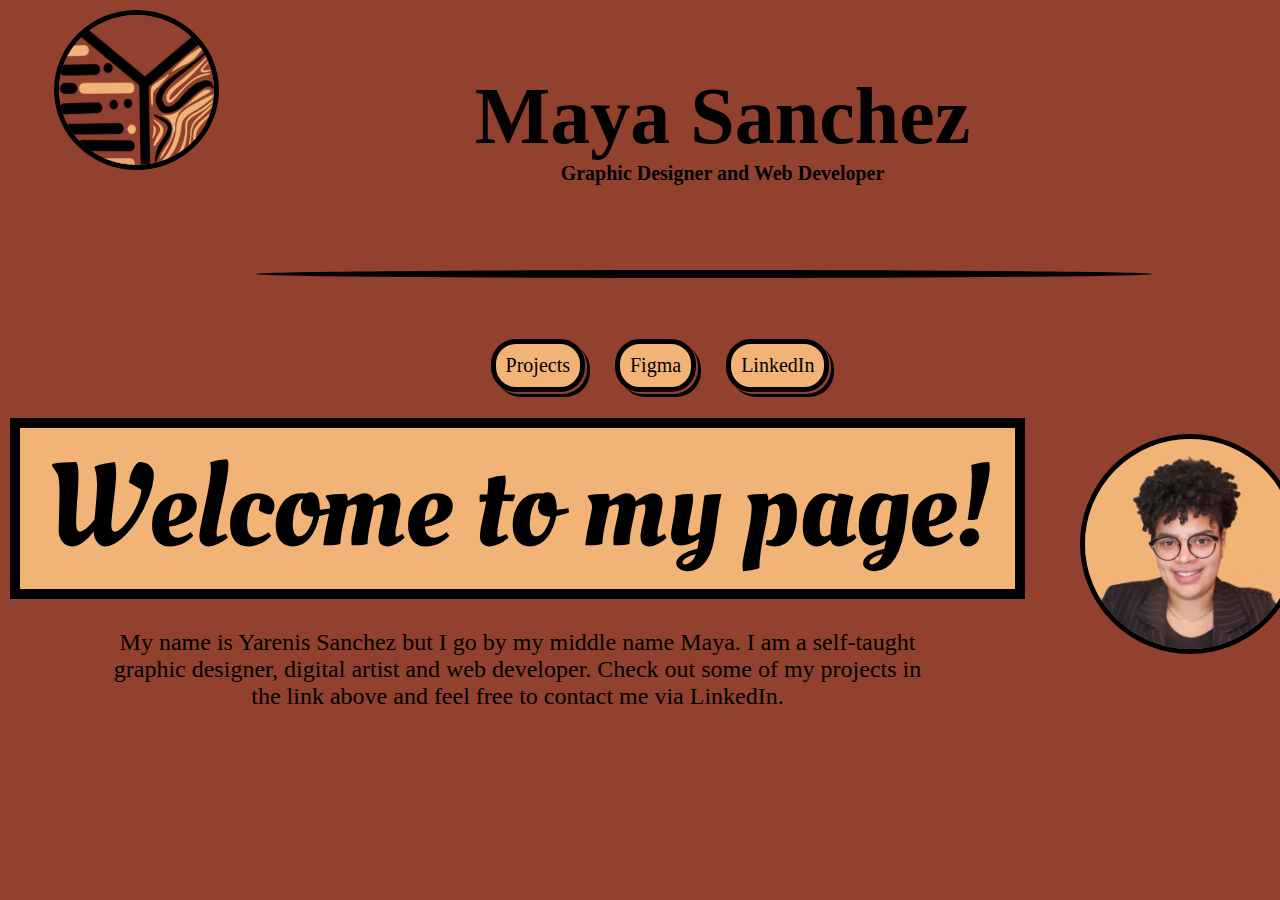
<file: index.html>
<!DOCTYPE html>
<html lang="en">
<head>
    <meta charset="UTF-8">
    <title>My Resume</title>
   <link href="https://fonts.googleapis.com/css2?family=Fugaz+One&family=Monoton&family=Pattaya&family=Squada+One&display=swap" rel="stylesheet">
    <link rel="preconnect" href="https://fonts.googleapis.com">
<link rel="preconnect" href="https://fonts.gstatic.com" crossorigin>
<link href="https://fonts.googleapis.com/css2?family=Oleo+Script:wght@400;700&display=swap" rel="stylesheet">
    <link rel="stylesheet"
        href="./style.css">
</head>
    <header>
<body>
    <div class="container">
        <img class="logo" src="assets/Logo.jpg">
            <div class="space"></div>
        <div class="small-contain">
        <h1>Maya Sanchez</h1>
        <h3>Graphic Designer and Web Developer</h3>
    </div>
   
    <div class="space"></div>
    </div>

    <hr class="hrBlack">
    </header>
    
<div class="back">
     <div class="links">
        <ul>
            <li><a href="./Hobbies/Hobbies.html" Class="link">Projects</a></li>
            <li><a href="https://www.figma.com/@mayasanchez" class="link">Figma</a></li>
           <li><a href="https://www.linkedin.com/in/yarenis-sanchez-a78934196/" class="link"> LinkedIn</a></li>
        </ul>
           </div>
    <div class="headshot_contain">
        <div class="spaceIntro"></div>
        <div class="intro-header">
            <p id = greeting>Welcome to my page!</p>
            <p class="brief">My name is Yarenis Sanchez but I go by my middle name Maya. I am a self-taught graphic designer, digital artist and web developer. Check out some of my projects in the link above and feel free to contact me via LinkedIn.
             </p>
            </div>
            <div class="headshotBox">
        <img class="headshot" src="./assets/headshots/Headshot.updates (4).png"
                alt="Picture of hispanic young woman">
       
             </div>
    </div>
</div>

</body>
</html>
</file>
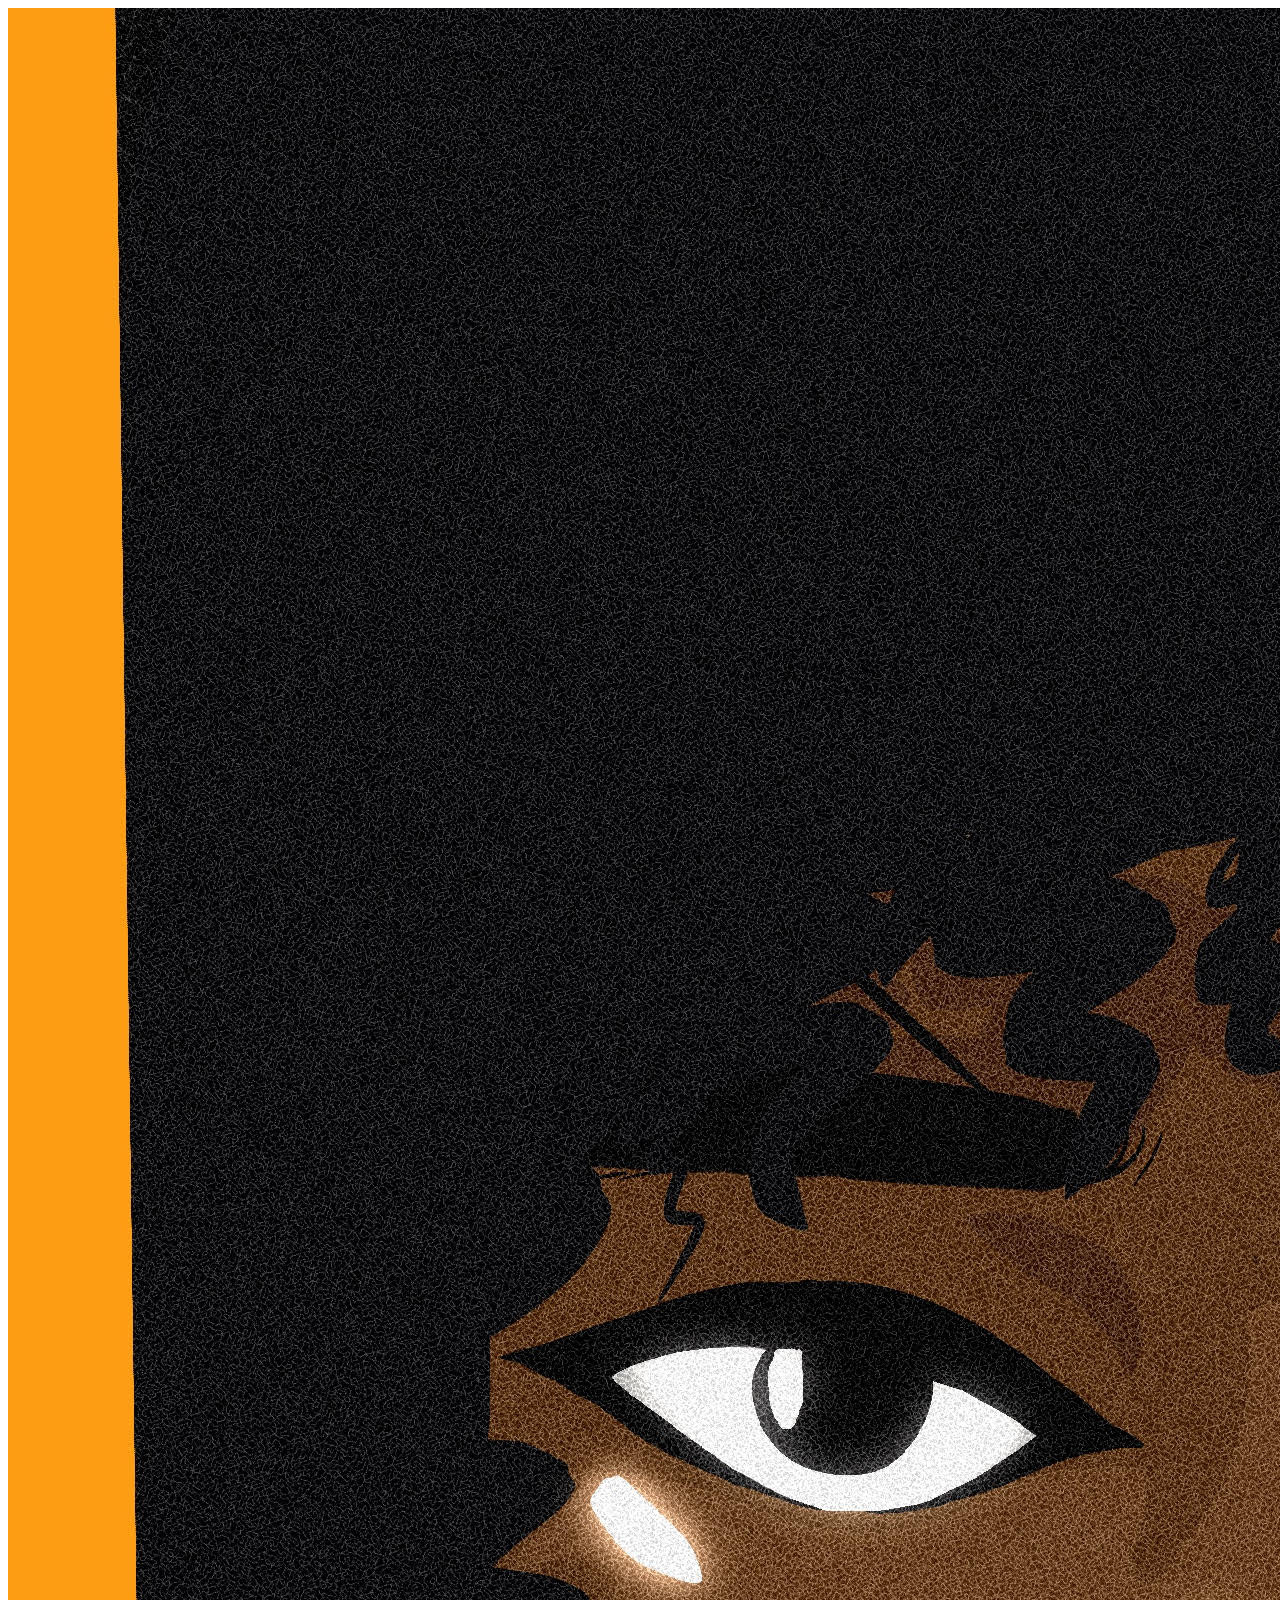
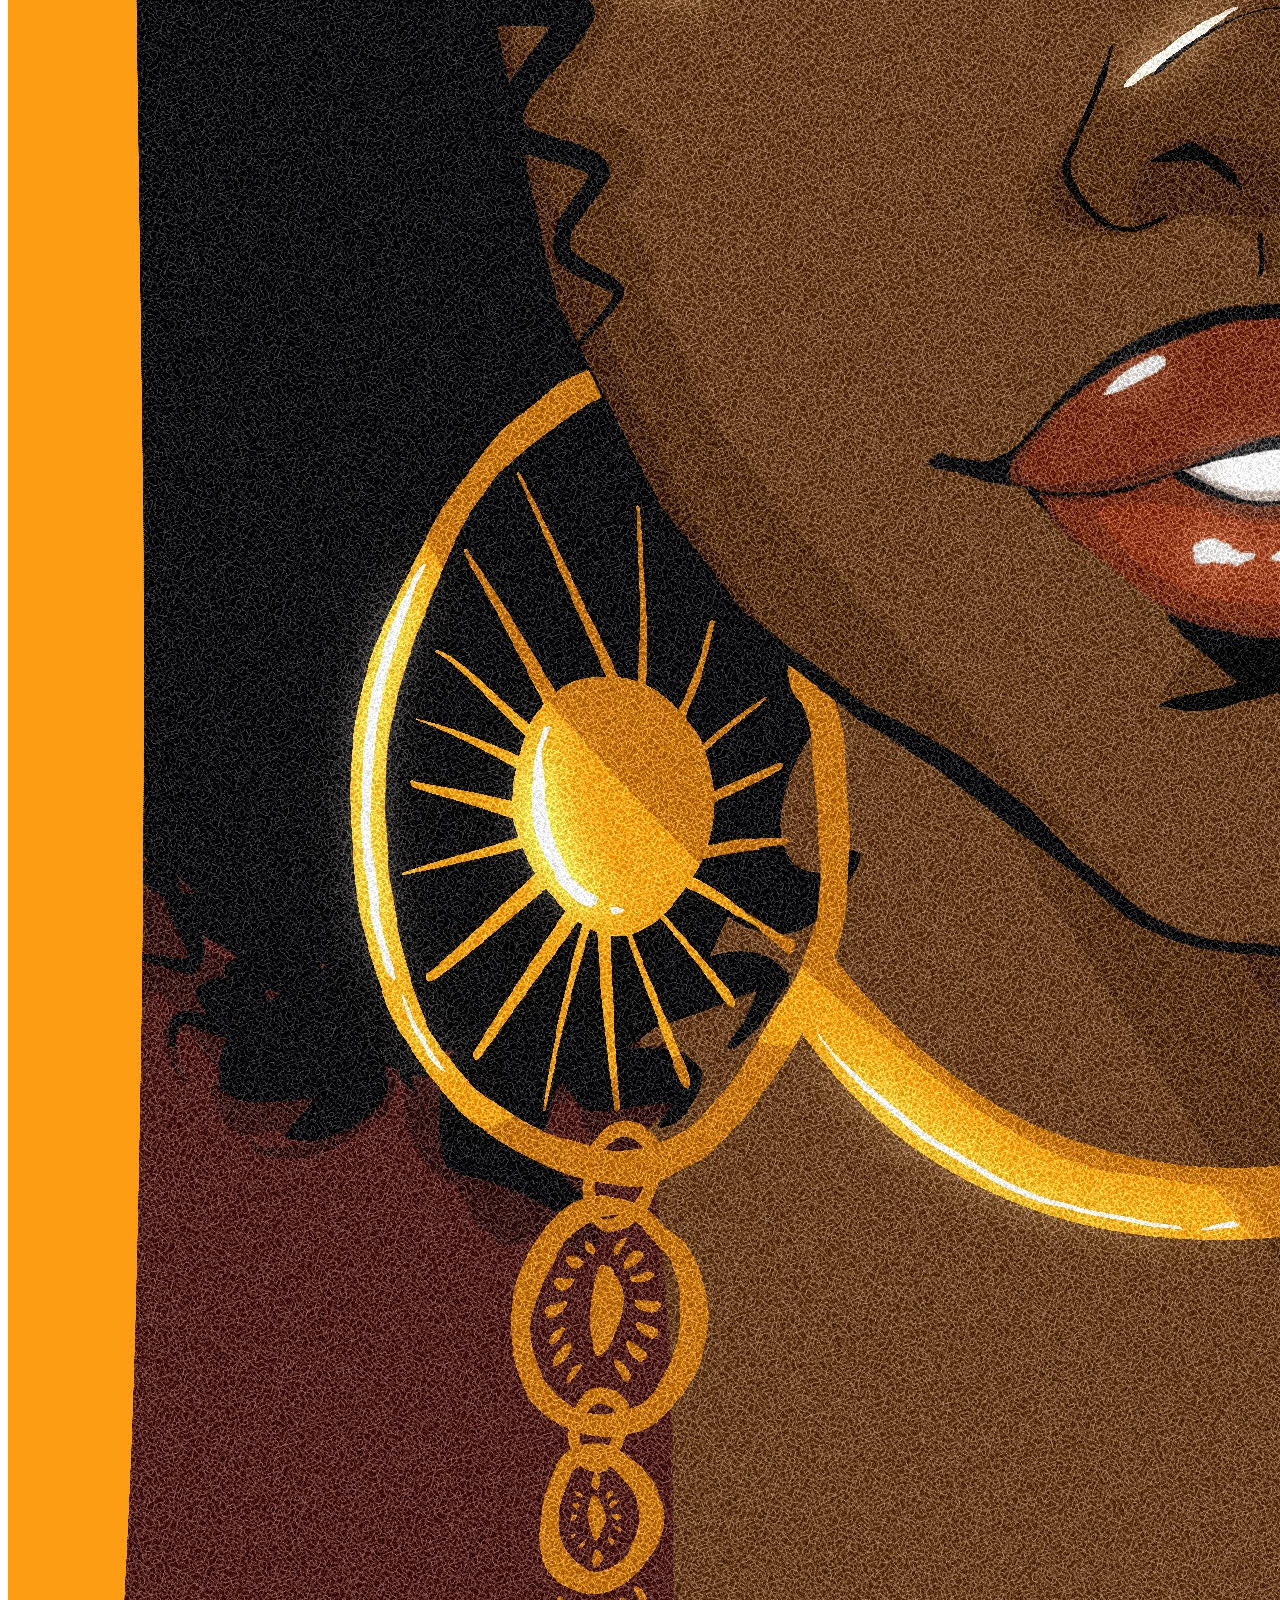
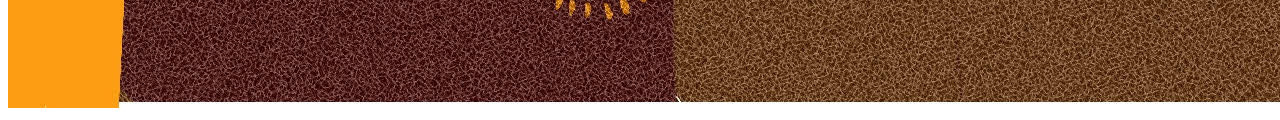
<file: DigtialVisualArts.html>
<!DOCTYPE html>
<html lang="en">
<head>
    <meta charset="UTF-8">
    <meta name="viewport" content="width=device-width, initial-scale=1.0">
    <title>Document</title>
</head>
<body>

        <div class = grid >
            <div id = "item1" class="gridBox">
                <img src= "assets/ArtWork/womanArtwork.jpg" class="gridBox">
            </div>
            <div id ="item2" class="gridBox"></div>
            <div id ="item3" class="gridBox"></div>
        </div>

</body>
</html>
</file>
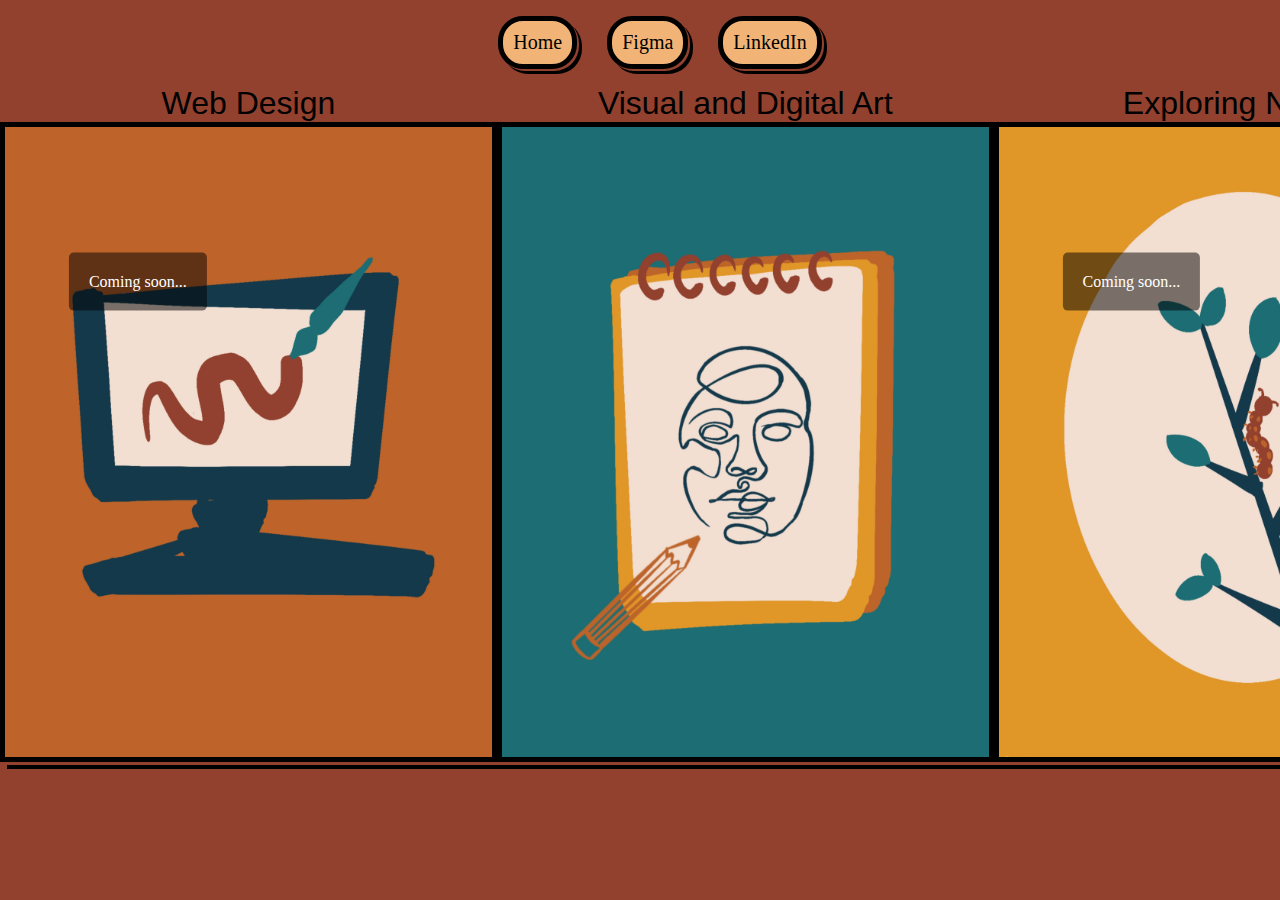
<file: Hobbies/Hobbies.html>
<!DOCTYPE html>
<html lang="en">
<head>
    <meta charset="UTF-8">
    <meta name="viewport" content="width=device-width, initial-scale=1.0">
    <title>Document</title>
    <link 
        rel="stylesheet"
        href="../Hobbies/HobbiesStyle.css">
       
</head>
<body>
    <div class="links">
        <ul>
           <li><a href="../index.html" class="link"> Home</a></li>
           <li><a href="https://www.figma.com/@mayasanchez" class="link"> Figma </a></li> 
           <li><a href="https://www.linkedin.com/in/yarenis-sanchez-a78934196/" class="link"> LinkedIn</a></li>
           
        </ul>
        </div>

        <div class = grid >
            <div id = "webDesignDiv"> 
                <div class = "caption">
                            Web Design
                        </div>
                        <div class = "comingSoon">
                            Coming soon...
                        </div>
                    <div class="gridBox"> 
            
                        <img class="preview" src="../Hobbies/icons/WebDesignIconFull.jpg">
                       
                    </div>
            </div>
            <div id = "artDiv">
                <div class = "caption">
                    Visual and Digital Art
                </div>
               <div class="gridBox">
                <a href="../Hobbies/DigitalArtFolder/DigtialVisualArts.html">
                        <img class="preview" src="../Hobbies/icons/Visua;ArtsIconFull.jpg"> </a>
                        </div>

                    </div>     
        
        <div id = "natureDiv">
            <div class = "caption">
               Exploring Nature
            </div>
            <div class = "comingSoon">
                Coming soon...
            </div>
                <div class="gridBox">
                    <!-- <a href="#"> -->
                        <img class="preview" src="../Hobbies/icons/natureIconFull.jpg">

                </div>
        </div>
  </div>
           </div>
    <script src="Hobbies.js"></script>
</body>
</html>
</file>
<file: style.css>
body{
    background-color:  #92412e;
    /* background-image: linear-gradient(#92412e, #cfb2ac); */
    margin:0px;
    margin-top: 0%;
    /* border: 5px blue solid; */
    
}

.container{
    /* border:5px red solid; */
    display: flex;
    height: 25vh;
    justify-content: center;

}
.small-contain{
    display: flex;
    height: 25vh;
    flex-direction: column;
    /* border: yellowgreen solid; */
    justify-content: center;
    text-align: center;
    margin: 0%;
   
}

.logo{
    align-self: flex-start;
    border-radius: 50%;
    border: 5px solid black;
    height: 150px;
    margin-top: 10px;

}

h1 {margin:30px 0px 0px 0px;
    font-family: serif;
    font-size: 80px; 
    color: #000000;
    font-style: normal;
    /* border: 5px orange solid; */
}

h3 {display: block;
    margin: 0 0 0 0;
    font-family: serif;
    font-size: 20px; 
    color: #000000;
    font-style: normal;
    /* border: 5px orange solid; */
}
.space{
    /* border: 10px #04e2ff solid; */
    width: 20%;
    margin: 0%;
}
.spaceIntro{

}


.hrBlack{
    border: 4px black solid;
    margin: 5vh 10% 5vh 20% ;
    border-radius: 50%;


}
.back{
    /* border: 5px #215807 solid; */
    display: flex;
    flex-direction: column;
}

.link{
    background-color: #f2b476;
    font-size: 20px;
    padding: 10px;
    text-align: center;
    border: 5px #000000 solid;
    font-family:Georgia, 'Times New Roman', Times, bold, serif;
    text-decoration: none;
    color: rgb(0, 0, 0);
    border-radius: 25px;
    box-shadow: 2px 2px 0 0  #92412e,
         5px 5px 0 0 black;
        transition-duration: 200ms;
}

.link:hover{
    box-shadow: 3px 3px #92412e, 7px 7px 0 0 black;
    transform: translate(-2px,-2px);
}
ul{ width:100;
    /* border:5PX solid #ff0000; */
    display: flex;
    gap:30px;
    justify-content: center;

}

#greeting{color: #000000;
    font-size: 13vh;
    text-align: center;
    font-family: "Oleo Script", system-ui;
    padding: 0%;
    margin: 10PX;
    background-color: #f2b476;
    border: black solid 10px;
}
  

.headshot_contain{
    display: flex;
    flex-direction:row;
    justify-content: center;

    
    /* border: 5px rgb(255, 0, 0) solid; */

}

.intro-header{
    display: flex;
    flex-direction: column;
    font-style: bold;
    font-weight: 400;
    font-style: normal;
    width: 150vh;
    margin-right: 5vh;
    /* border: 5px rgb(128, 0, 79) solid;    */
}
.headshotBox{
    margin-top:2%;
    height: 200px;
    width: 200px;
    border-radius: 50%;
    object-fit: contain;
}

.headshot{
    height: 210px;
    width: 210px;
    border-radius: 50%;
    object-fit: contain;
    border: #000000 solid 5px;
 
}
.brief{
    background-color: #92412e;
    width: 80%;
    margin: 20px 10% 0% 10%;
    color: black;
    font-size:1.5em;
    text-align: center;
        font-weight: 100;
        font-style: normal;
    /* border:5px purple solid; */
      }


li{
    display: inline-flex;
}
</file>
<file: Hobbies/HobbiesStyle.css>
body{
    background-color:  #92412e;
    /* background-image: linear-gradient(#92412e, #cfb2ac); */
    margin:0px;
    margin-top: 0%;
    /* border: 5px blue solid; */
    
}

.link{
    background-color: #f2b476;
    font-size: 20px;
    padding: 10px;
    text-align: center;
    border: 5px #000000 solid;
    font-family:Georgia, 'Times New Roman', Times, bold, serif;
    text-decoration: none;
    color: rgb(0, 0, 0);
    border-radius: 25px;
    box-shadow: 2px 2px 0 0  #92412e,
         5px 5px 0 0 black;
        transition-duration: 200ms;
}


.link:hover{
    box-shadow: 3px 3px #92412e, 7px 7px 0 0 black;
    transform: translate(-2px,-2px);
}
ul{ width:100;
    /* border:5PX solid #ff0000; */
    display: flex;
    gap:30px;
    justify-content: center;
    text-decoration: none;

}
.caption{
    font-size: 2em;
    font-family: Impact, Haettenschweiler, 'Arial Narrow Bold', sans-serif;
    text-align: center;
}

.comingSoon{
    position: absolute;
top: 30%;
left: px;;
transform: translate(50%, -30%);
background-color: rgba(0, 0, 0, 0.5); /* Black overlay with 50% opacity */
color: white;
padding: 20px;
border-radius: 5px;
}

.preview{
    object-fit:cover;
    height: 70vh;
}
li{
    display: inline-flex;
}
.grid{
    display: flex;
    justify-content:space-evenly;
    /* border: #882626 solid 5px; */
}
.gridBox{
    box-shadow: 3px 3px 0 0  #92412e,
         7px 7px 0 0 black;
        transition-duration: 200ms;
    height: 70vh;
    border: #000000 solid 5px;
}

.gridBox:hover{
    box-shadow: 3px 3px #92412e, 9px 9px 0 0 black;
    transform: translate(-2px,-2px);
    
}
</file>
